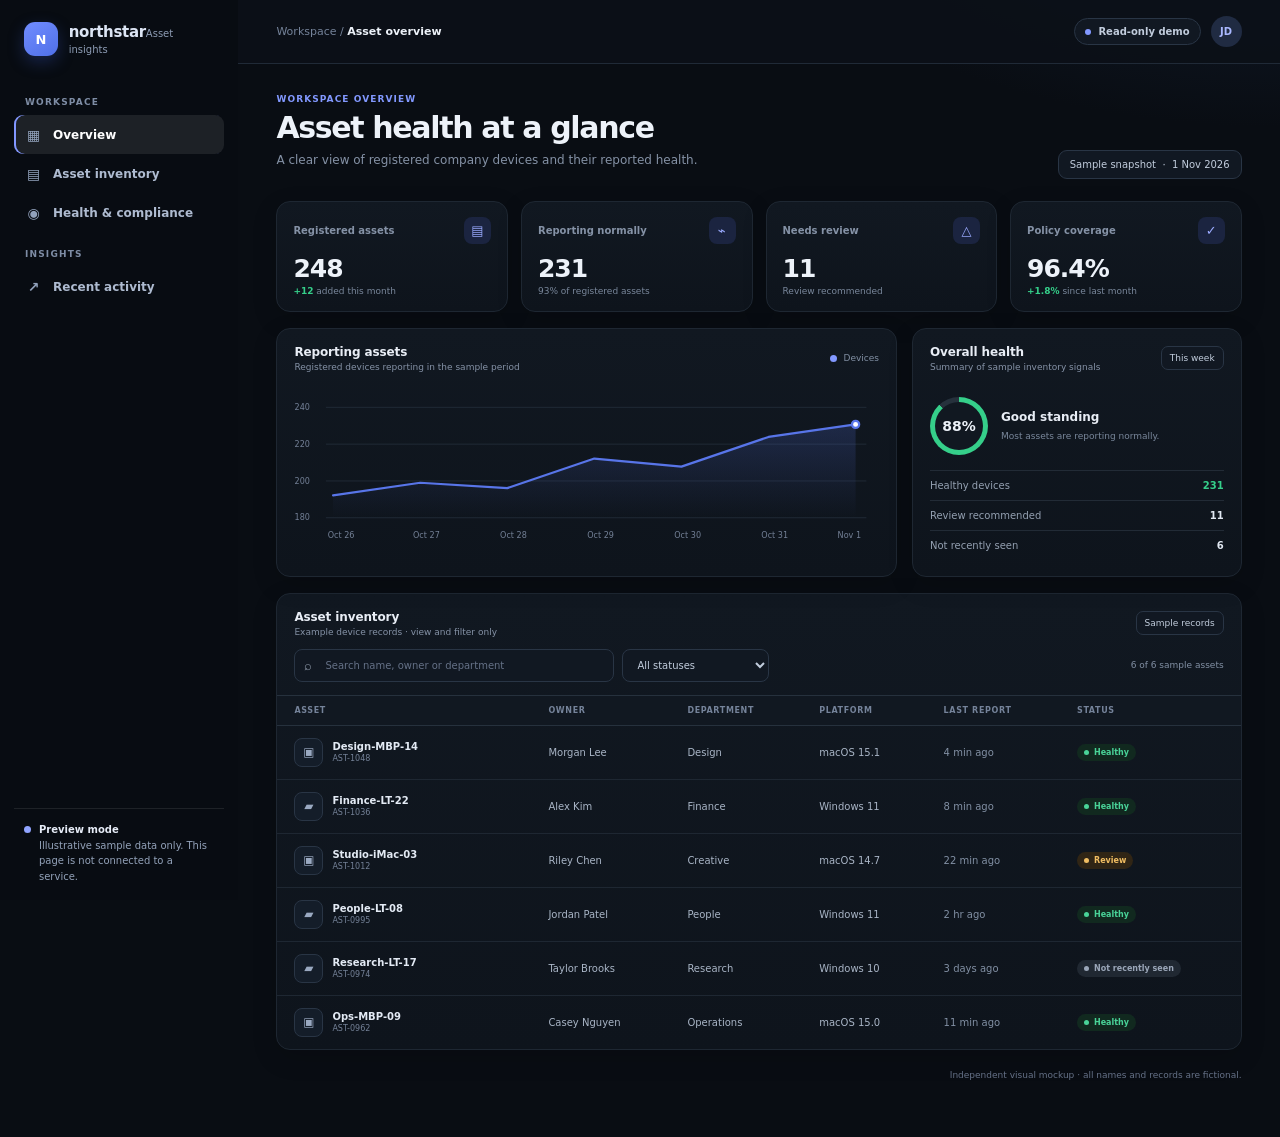
<file: mockups/asset-monitoring-demo.html>
<!doctype html>
<html lang="en">
<head>
  <meta charset="utf-8">
  <meta name="viewport" content="width=device-width, initial-scale=1">
  <meta name="color-scheme" content="light">
  <title>Northstar · Asset overview (demo)</title>
  <style>
    :root {
      color-scheme: dark;
      --muted: #8290a4;
      --line: #202a37;
      --paper: #101720;
      --canvas: #090d13;
      --navy: #080c12;
      --navy-soft: #111a27;
      --blue: #8298ff;
      --blue-soft: #1a2340;
      --green: #35cf8a;
      --green-soft: #10291f;
      --amber: #f0b547;
      --amber-soft: #302414;
      --red: #f1797d;
      --red-soft: #301a20;
      --ink: #edf2f9;
      --radius: 14px;
      font-family: Inter, "Segoe UI", system-ui, -apple-system, sans-serif;
      font-synthesis: none;
      text-rendering: optimizeLegibility;
      -webkit-font-smoothing: antialiased;
      -moz-osx-font-smoothing: grayscale;
    }

    * { box-sizing: border-box; }
    body { margin: 0; min-width: 320px; background: var(--canvas); color: var(--ink); font-size: 13px; }
    button, input, select { font: inherit; }
    button, a, select, input { -webkit-tap-highlight-color: transparent; }
    a { color: inherit; text-decoration: none; }
    button:focus-visible, a:focus-visible, input:focus-visible, select:focus-visible {
      outline: 3px solid #9aabff;
      outline-offset: 2px;
    }
    .shell { min-height: 100vh; display: grid; grid-template-columns: 238px minmax(0, 1fr); }
    .sidebar {
      position: sticky; top: 0; height: 100vh; padding: 22px 14px 16px;
      display: flex; flex-direction: column; color: #dce5f4; background: var(--navy);
    }
    .brand { display: flex; align-items: center; gap: 11px; padding: 0 10px 24px; }
    .brand-mark {
      display: grid; place-items: center; width: 34px; height: 34px; border-radius: 11px;
      color: #fff; background: linear-gradient(145deg, #718cff, #4f70e8); font-weight: 750;
      box-shadow: 0 6px 16px #324eb05c;
    }
    .brand-name { font-weight: 700; font-size: 15px; letter-spacing: -.02em; }
    .brand-caption { margin-top: 2px; color: #8d9cb4; font-size: 10px; }
    .nav-label { padding: 17px 11px 8px; color: #7e8da5; font-size: 9px; font-weight: 700; letter-spacing: .13em; text-transform: uppercase; }
    .nav-link {
      min-height: 39px; display: flex; align-items: center; gap: 11px; padding: 0 11px;
      border-radius: 9px; color: #aebbd0; font-size: 12px; font-weight: 550;
    }
    .nav-link:hover { color: #fff; background: #ffffff0d; }
    .nav-link.active { color: #fff; background: #ffffff16; box-shadow: inset 2px 0 #8297ff; }
    .nav-icon { width: 17px; color: #91a1bb; text-align: center; font-size: 14px; }
    .sidebar-foot { margin-top: auto; padding: 13px 10px 0; border-top: 1px solid #ffffff17; color: #93a2b9; }
    .demo-note { display: flex; gap: 8px; align-items: flex-start; font-size: 10px; line-height: 1.55; }
    .demo-note b { color: #e6ecf7; font-weight: 600; }
    .demo-dot { flex: 0 0 auto; margin-top: 4px; width: 7px; height: 7px; border-radius: 50%; background: #90a4ff; }
    .main { min-width: 0; }
    .topbar {
      height: 64px; display: flex; align-items: center; justify-content: space-between; gap: 16px;
      padding: 0 clamp(20px, 3vw, 42px); background: #ffffffd9; border-bottom: 1px solid var(--line);
    }
    .breadcrumb { color: var(--muted); font-size: 11px; }
    .breadcrumb strong { color: var(--ink); font-weight: 650; }
    .top-actions { display: flex; align-items: center; gap: 10px; }
    .read-only {
      display: inline-flex; align-items: center; gap: 7px; padding: 7px 10px;
      border: 1px solid #dfe6f3; border-radius: 999px; background: #fff; color: #56647a;
      font-size: 10px; font-weight: 650;
    }
    .read-only span { width: 6px; height: 6px; border-radius: 50%; background: var(--blue); }
    .avatar { display: grid; place-items: center; width: 31px; height: 31px; border-radius: 50%; background: #edf0fb; color: #5368bc; font-size: 10px; font-weight: 700; }
    .content { width: min(1440px, 100%); margin: 0 auto; padding: 30px clamp(20px, 3vw, 42px) 48px; }
    .page-heading { display: flex; flex-wrap: wrap; align-items: flex-end; justify-content: space-between; gap: 18px; margin-bottom: 22px; }
    .eyebrow { margin-bottom: 7px; color: var(--blue); font-size: 9px; font-weight: 750; letter-spacing: .12em; text-transform: uppercase; }
    h1 { margin: 0; font-size: clamp(24px, 3vw, 30px); letter-spacing: -.045em; line-height: 1.15; }
    .subheading { margin-top: 7px; color: var(--muted); font-size: 12px; }
    .date-chip { padding: 8px 11px; border: 1px solid var(--line); border-radius: 9px; background: var(--paper); color: #536178; font-size: 10px; }
    .stats { display: grid; grid-template-columns: repeat(4, minmax(0, 1fr)); gap: 13px; margin-bottom: 16px; }
    .stat, .panel { border: 1px solid var(--line); border-radius: var(--radius); background: var(--paper); box-shadow: 0 5px 20px #1c31530a; }
    .stat { min-height: 111px; padding: 15px 16px; }
    .stat-top { display: flex; align-items: center; justify-content: space-between; gap: 8px; color: var(--muted); font-size: 10px; font-weight: 600; }
    .stat-icon { display: grid; place-items: center; width: 27px; height: 27px; border-radius: 8px; color: var(--blue); background: var(--blue-soft); font-size: 13px; }
    .stat-value { margin-top: 10px; font-size: 25px; font-weight: 680; letter-spacing: -.04em; }
    .stat-foot { margin-top: 3px; color: var(--muted); font-size: 9px; }
    .stat-foot strong { color: var(--green); font-weight: 650; }
    .overview-grid { display: grid; grid-template-columns: minmax(0, 1.6fr) minmax(255px, .85fr); gap: 15px; margin-bottom: 16px; }
    .panel-heading { display: flex; align-items: center; justify-content: space-between; gap: 12px; padding: 16px 17px 12px; }
    .panel-title { font-size: 12px; font-weight: 680; letter-spacing: -.01em; }
    .panel-subtitle { margin-top: 3px; color: var(--muted); font-size: 9px; }
    .period { padding: 6px 8px; border: 1px solid var(--line); border-radius: 7px; color: #64728a; background: #fff; font-size: 9px; }
    .chart-wrap { padding: 0 13px 12px; }
    .chart { display: block; width: 100%; height: auto; }
    .chart-label { fill: #8a97aa; font-size: 9px; font-family: inherit; }
    .chart-grid { stroke: #edf0f5; stroke-width: 1; }
    .chart-area { fill: url(#area); }
    .chart-line { fill: none; stroke: #5875e9; stroke-width: 2.5; stroke-linecap: round; stroke-linejoin: round; }
    .legend { display: flex; align-items: center; gap: 6px; color: var(--muted); font-size: 9px; }
    .legend i { width: 7px; height: 7px; border-radius: 50%; background: var(--blue); }
    .health-body { padding: 4px 17px 16px; }
    .health-score { display: flex; align-items: center; gap: 13px; padding: 9px 0 15px; }
    .score-ring { display: grid; place-items: center; width: 58px; height: 58px; flex: 0 0 auto; border-radius: 50%; background: conic-gradient(#4dbe8a 0 88%, #edf2f5 88% 100%); position: relative; }
    .score-ring::before { content: ""; position: absolute; inset: 5px; border-radius: 50%; background: #fff; }
    .score-ring b { position: relative; z-index: 1; font-size: 14px; }
    .health-summary b { display: block; margin-bottom: 3px; font-size: 12px; }
    .health-summary span { color: var(--muted); font-size: 9px; }
    .health-row { display: flex; align-items: center; justify-content: space-between; gap: 12px; padding: 9px 0; border-top: 1px solid #f0f2f6; color: #68768b; font-size: 10px; }
    .health-row strong { color: var(--ink); font-size: 10px; font-weight: 650; }
    .health-row .good { color: var(--green); }
    .table-panel { overflow: hidden; }
    .table-tools { display: flex; flex-wrap: wrap; align-items: center; gap: 8px; padding: 0 17px 13px; }
    .search { position: relative; flex: 1 1 210px; max-width: 320px; }
    .search span { position: absolute; top: 50%; left: 10px; transform: translateY(-50%); color: #96a1b2; font-size: 13px; }
    .search input, .filter {
      width: 100%; height: 33px; border: 1px solid var(--line); border-radius: 8px;
      color: #35435a; background: #fff; font-size: 10px;
    }
    .search input { padding: 0 10px 0 30px; }
    .search input::placeholder { color: #9aa5b5; }
    .filter { width: auto; min-width: 125px; padding: 0 26px 0 10px; }
    .table-count { margin-left: auto; color: var(--muted); font-size: 9px; }
    .table-scroll { overflow-x: auto; }
    table { width: 100%; border-collapse: collapse; text-align: left; }
    thead { background: #fafbfd; }
    th { padding: 10px 17px; border-top: 1px solid #f0f2f6; border-bottom: 1px solid #edf0f5; color: #8995a8; font-size: 8px; font-weight: 700; letter-spacing: .08em; text-transform: uppercase; white-space: nowrap; }
    td { padding: 12px 17px; border-bottom: 1px solid #f0f2f6; color: #59677d; font-size: 10px; white-space: nowrap; }
    tbody tr:last-child td { border-bottom: 0; }
    tbody tr:hover { background: #fbfcff; }
    .asset-name { display: flex; align-items: center; gap: 9px; min-width: 160px; }
    .device-icon { display: grid; place-items: center; width: 29px; height: 29px; border: 1px solid #e8edf4; border-radius: 8px; color: #7181a0; background: #f8faff; font-size: 12px; }
    .asset-name b { display: block; color: #263650; font-size: 10px; font-weight: 650; }
    .asset-name small { display: block; margin-top: 2px; color: #96a1b1; font-size: 8px; }
    .status { display: inline-flex; align-items: center; gap: 5px; padding: 4px 7px; border-radius: 999px; font-size: 8px; font-weight: 650; }
    .status::before { content: ""; width: 5px; height: 5px; border-radius: 50%; background: currentColor; }
    .status.healthy { color: var(--green); background: var(--green-soft); }
    .status.review { color: var(--amber); background: var(--amber-soft); }
    .status.offline { color: #768398; background: #f0f2f6; }
    .cell-muted { color: #8793a6; }
    .empty { display: none; padding: 28px 16px; color: var(--muted); text-align: center; font-size: 11px; }
    .footer-note { padding-top: 11px; color: #95a0b0; font-size: 9px; text-align: right; }
    body { background: radial-gradient(900px 480px at 100% -15%, #142033 0%, transparent 62%), var(--canvas); }
    .topbar { background: #0b1018e8; border-color: var(--line); }
    .breadcrumb { color: #75839a; }
    .breadcrumb strong { color: var(--ink); }
    .read-only, .date-chip, .period, .search input, .filter {
      border-color: #293545; background: #111822; color: #c1ccdc;
    }
    .avatar { background: #202b42; color: #aab8ff; }
    .subheading, .panel-subtitle, .stat-top { color: #8592a6; }
    .stat, .panel { border-color: #1e2732; background: linear-gradient(180deg, #111821, #0e141c); box-shadow: 0 8px 26px #00000024; }
    .stat-icon { color: #9babff; background: #1b2440; }
    .stat-foot, .health-summary span { color: #79879b; }
    .panel-title, .health-summary b { color: #e8edf5; }
    .chart-grid { stroke: #222c38; }
    .chart-label { fill: #748197; }
    .score-ring { background: conic-gradient(#35cf8a 0 88%, #26313c 88% 100%); }
    .score-ring::before { background: #111821; }
    .health-row { border-color: #222b36; color: #94a0b1; }
    .health-row strong { color: #e1e8f2; }
    .search input::placeholder { color: #657187; }
    thead { background: #111821; }
    th { border-color: #26313d; color: #75839a; }
    td { border-color: #1e2732; color: #a9b5c6; }
    tbody tr:hover { background: #ffffff06; }
    .asset-name b { color: #e3eaf4; }
    .asset-name small { color: #748197; }
    .device-icon { border-color: #293545; color: #9aa9c1; background: #141d29; }
    .status.healthy { color: #49d398; background: #11291f; }
    .status.review { color: #f0bd62; background: #302515; }
    .status.offline { color: #9aa6b8; background: #202832; }
    .cell-muted { color: #8290a4; }
    .empty { color: #8390a3; }
    .footer-note { color: #657187; }
    @media (max-width: 1050px) {
      .shell { grid-template-columns: 205px minmax(0, 1fr); }
      .overview-grid { grid-template-columns: minmax(0, 1fr); }
    }
    @media (max-width: 760px) {
      .shell { display: block; }
      .sidebar { position: static; height: auto; padding: 12px 14px; }
      .brand { padding: 0 4px 10px; }
      .sidebar nav { display: flex; gap: 5px; overflow-x: auto; }
      .nav-label, .sidebar-foot { display: none; }
      .nav-link { min-height: 34px; padding: 0 10px; white-space: nowrap; }
      .topbar { height: 53px; }
      .stats { grid-template-columns: repeat(2, minmax(0, 1fr)); gap: 9px; }
      .stat { min-height: 100px; padding: 12px; }
      .content { padding-top: 22px; }
    }
    @media (max-width: 440px) {
      .breadcrumb { display: none; }
      .topbar { justify-content: flex-end; }
      .date-chip { display: none; }
      .stats { gap: 8px; }
      .stat-value { font-size: 22px; }
      .table-tools { padding-right: 12px; padding-left: 12px; }
      th, td { padding-right: 12px; padding-left: 12px; }
      .table-count { width: 100%; margin-left: 0; }
    }
    @media (prefers-reduced-motion: reduce) { *, *::before, *::after { scroll-behavior: auto !important; transition-duration: .01ms !important; } }
  </style>
</head>
<body>
  <div class="shell">
    <aside class="sidebar" aria-label="Demo navigation">
      <a class="brand" href="#overview" aria-label="Northstar asset overview">
        <span class="brand-mark">N</span>
        <span><span class="brand-name">northstar</span><span class="brand-caption">Asset insights</span></span>
      </a>
      <nav>
        <div class="nav-label">Workspace</div>
        <a class="nav-link active" href="#overview"><span class="nav-icon" aria-hidden="true">▦</span>Overview</a>
        <a class="nav-link" href="#inventory"><span class="nav-icon" aria-hidden="true">▤</span>Asset inventory</a>
        <a class="nav-link" href="#health"><span class="nav-icon" aria-hidden="true">◉</span>Health &amp; compliance</a>
        <div class="nav-label">Insights</div>
        <a class="nav-link" href="#activity"><span class="nav-icon" aria-hidden="true">↗</span>Recent activity</a>
      </nav>
      <div class="sidebar-foot">
        <div class="demo-note"><span class="demo-dot"></span><span><b>Preview mode</b><br>Illustrative sample data only. This page is not connected to a service.</span></div>
      </div>
    </aside>

    <main class="main" id="overview">
      <header class="topbar">
        <div class="breadcrumb">Workspace <span aria-hidden="true">/</span> <strong>Asset overview</strong></div>
        <div class="top-actions">
          <span class="read-only"><span></span>Read-only demo</span>
          <span class="avatar" aria-label="Demo user">JD</span>
        </div>
      </header>
      <div class="content">
        <section class="page-heading" aria-labelledby="page-title">
          <div>
            <div class="eyebrow">Workspace overview</div>
            <h1 id="page-title">Asset health at a glance</h1>
            <p class="subheading">A clear view of registered company devices and their reported health.</p>
          </div>
          <div class="date-chip">Sample snapshot &nbsp;·&nbsp; 1 Nov 2026</div>
        </section>

        <section class="stats" aria-label="Asset summary">
          <article class="stat">
            <div class="stat-top"><span>Registered assets</span><span class="stat-icon" aria-hidden="true">▤</span></div>
            <div class="stat-value">248</div><div class="stat-foot"><strong>+12</strong> added this month</div>
          </article>
          <article class="stat">
            <div class="stat-top"><span>Reporting normally</span><span class="stat-icon" aria-hidden="true">⌁</span></div>
            <div class="stat-value">231</div><div class="stat-foot">93% of registered assets</div>
          </article>
          <article class="stat">
            <div class="stat-top"><span>Needs review</span><span class="stat-icon" aria-hidden="true">△</span></div>
            <div class="stat-value">11</div><div class="stat-foot">Review recommended</div>
          </article>
          <article class="stat">
            <div class="stat-top"><span>Policy coverage</span><span class="stat-icon" aria-hidden="true">✓</span></div>
            <div class="stat-value">96.4%</div><div class="stat-foot"><strong>+1.8%</strong> since last month</div>
          </article>
        </section>

        <section class="overview-grid" aria-label="Asset reporting and health">
          <article class="panel">
            <div class="panel-heading">
              <div><div class="panel-title">Reporting assets</div><div class="panel-subtitle">Registered devices reporting in the sample period</div></div>
              <span class="legend"><i></i>Devices</span>
            </div>
            <div class="chart-wrap">
              <svg class="chart" viewBox="0 0 660 185" role="img" aria-label="Sample trend: reporting assets rising from 196 to 231 over the last seven days">
                <defs><linearGradient id="area" x1="0" x2="0" y1="0" y2="1"><stop offset="0" stop-color="#5875e9" stop-opacity=".2"/><stop offset="1" stop-color="#5875e9" stop-opacity="0"/></linearGradient></defs>
                <line class="chart-grid" x1="40" y1="26" x2="642" y2="26"/><line class="chart-grid" x1="40" y1="67" x2="642" y2="67"/>
                <line class="chart-grid" x1="40" y1="108" x2="642" y2="108"/><line class="chart-grid" x1="40" y1="149" x2="642" y2="149"/>
                <text class="chart-label" x="5" y="29">240</text><text class="chart-label" x="5" y="70">220</text>
                <text class="chart-label" x="5" y="111">200</text><text class="chart-label" x="5" y="152">180</text>
                <path class="chart-area" d="M48 124 L145 110 L242 116 L339 83 L436 92 L533 59 L630 45 L630 149 L48 149 Z"/>
                <path class="chart-line" d="M48 124 L145 110 L242 116 L339 83 L436 92 L533 59 L630 45"/>
                <circle cx="630" cy="45" r="4" fill="#fff" stroke="#5875e9" stroke-width="2.5"/>
                <text class="chart-label" x="42" y="171">Oct 26</text><text class="chart-label" x="137" y="171">Oct 27</text>
                <text class="chart-label" x="234" y="171">Oct 28</text><text class="chart-label" x="331" y="171">Oct 29</text>
                <text class="chart-label" x="428" y="171">Oct 30</text><text class="chart-label" x="525" y="171">Oct 31</text>
                <text class="chart-label" x="610" y="171">Nov 1</text>
              </svg>
            </div>
          </article>
          <article class="panel" id="health">
            <div class="panel-heading">
              <div><div class="panel-title">Overall health</div><div class="panel-subtitle">Summary of sample inventory signals</div></div>
              <span class="period">This week</span>
            </div>
            <div class="health-body">
              <div class="health-score">
                <div class="score-ring" aria-label="88 percent"><b>88%</b></div>
                <div class="health-summary"><b>Good standing</b><span>Most assets are reporting normally.</span></div>
              </div>
              <div class="health-row"><span>Healthy devices</span><strong class="good">231</strong></div>
              <div class="health-row"><span>Review recommended</span><strong>11</strong></div>
              <div class="health-row"><span>Not recently seen</span><strong>6</strong></div>
            </div>
          </article>
        </section>

        <section class="panel table-panel" id="inventory" aria-labelledby="inventory-title">
          <div class="panel-heading">
            <div><div class="panel-title" id="inventory-title">Asset inventory</div><div class="panel-subtitle">Example device records · view and filter only</div></div>
            <span class="period">Sample records</span>
          </div>
          <div class="table-tools">
            <label class="search"><span aria-hidden="true">⌕</span><input id="asset-search" type="search" placeholder="Search name, owner or department" aria-label="Search sample assets"></label>
            <label><span class="nav-label" style="position:absolute;clip:rect(0,0,0,0)">Filter by status</span>
              <select id="status-filter" class="filter" aria-label="Filter by status">
                <option value="all">All statuses</option><option value="Healthy">Healthy</option>
                <option value="Review">Review</option><option value="Offline">Not recently seen</option>
              </select>
            </label>
            <span class="table-count" id="result-count" aria-live="polite"></span>
          </div>
          <div class="table-scroll">
            <table>
              <thead><tr><th scope="col">Asset</th><th scope="col">Owner</th><th scope="col">Department</th><th scope="col">Platform</th><th scope="col">Last report</th><th scope="col">Status</th></tr></thead>
              <tbody id="asset-rows"></tbody>
            </table>
            <div class="empty" id="empty-state">No sample assets match those filters.</div>
          </div>
        </section>
        <p class="footer-note" id="activity">Independent visual mockup · all names and records are fictional.</p>
      </div>
    </main>
  </div>
  <script>
    const assets = [
      { name: "Design-MBP-14", id: "AST-1048", icon: "▣", owner: "Morgan Lee", department: "Design", platform: "macOS 15.1", report: "4 min ago", status: "Healthy" },
      { name: "Finance-LT-22", id: "AST-1036", icon: "▰", owner: "Alex Kim", department: "Finance", platform: "Windows 11", report: "8 min ago", status: "Healthy" },
      { name: "Studio-iMac-03", id: "AST-1012", icon: "▣", owner: "Riley Chen", department: "Creative", platform: "macOS 14.7", report: "22 min ago", status: "Review" },
      { name: "People-LT-08", id: "AST-0995", icon: "▰", owner: "Jordan Patel", department: "People", platform: "Windows 11", report: "2 hr ago", status: "Healthy" },
      { name: "Research-LT-17", id: "AST-0974", icon: "▰", owner: "Taylor Brooks", department: "Research", platform: "Windows 10", report: "3 days ago", status: "Offline" },
      { name: "Ops-MBP-09", id: "AST-0962", icon: "▣", owner: "Casey Nguyen", department: "Operations", platform: "macOS 15.0", report: "11 min ago", status: "Healthy" }
    ];
    const escapeHtml = (value) => String(value).replace(/[&<>"']/g, (char) => ({
      "&": "&amp;", "<": "&lt;", ">": "&gt;", '"': "&quot;", "'": "&#39;"
    })[char]);
    const rows = document.getElementById("asset-rows");
    const search = document.getElementById("asset-search");
    const status = document.getElementById("status-filter");
    const count = document.getElementById("result-count");
    const empty = document.getElementById("empty-state");
    function renderAssets() {
      const query = search.value.trim().toLowerCase();
      const filtered = assets.filter((asset) => {
        const matchesText = [asset.name, asset.id, asset.owner, asset.department, asset.platform]
          .some((value) => value.toLowerCase().includes(query));
        return matchesText && (status.value === "all" || asset.status === status.value);
      });
      rows.innerHTML = filtered.map((asset) => `<tr>
        <td><div class="asset-name"><span class="device-icon" aria-hidden="true">${asset.icon}</span><span><b>${escapeHtml(asset.name)}</b><small>${escapeHtml(asset.id)}</small></span></div></td>
        <td>${escapeHtml(asset.owner)}</td><td>${escapeHtml(asset.department)}</td>
        <td>${escapeHtml(asset.platform)}</td><td class="cell-muted">${escapeHtml(asset.report)}</td>
        <td><span class="status ${asset.status === "Healthy" ? "healthy" : asset.status === "Review" ? "review" : "offline"}">${escapeHtml(asset.status === "Offline" ? "Not recently seen" : asset.status)}</span></td>
      </tr>`).join("");
      count.textContent = `${filtered.length} of ${assets.length} sample assets`;
      empty.style.display = filtered.length ? "none" : "block";
    }
    search.addEventListener("input", renderAssets);
    status.addEventListener("change", renderAssets);
    renderAssets();
  </script>
</body>
</html>
</file>
